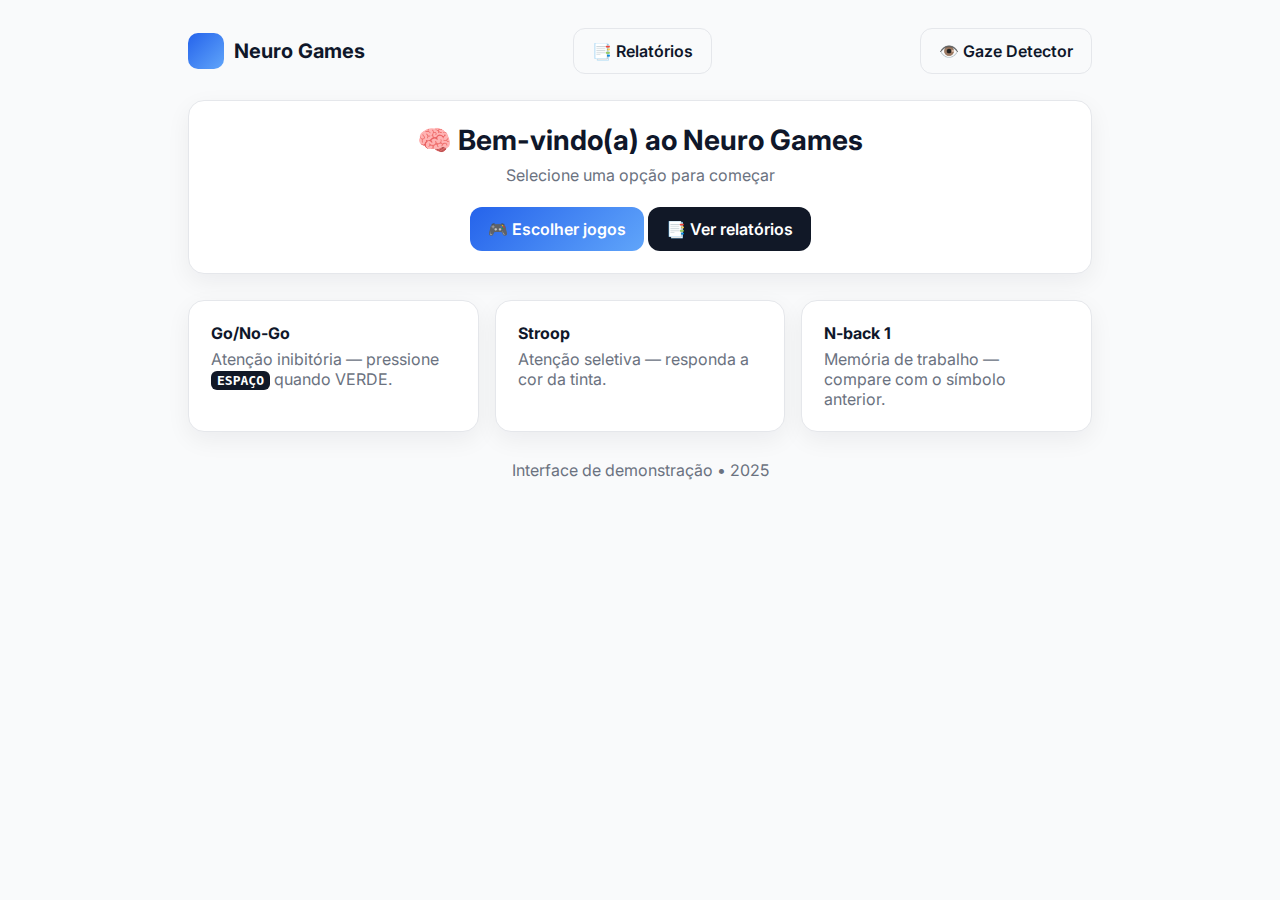
<file: frontend_pro/index.html>
<!DOCTYPE html>
<html lang="pt-br">
<head>
  <meta charset="UTF-8"><meta name="viewport" content="width=device-width, initial-scale=1">
  <title>Neuro Games – Início</title>
  <link rel="stylesheet" href="css/styles.css">
</head>
<body>
  <div class="container">
    <div class="header">
      <div class="brand"><div class="logo"></div><div class="title">Neuro Games</div></div>
      <a href="relatorios.html" class="btn ghost">📑 Relatórios</a>
      <a href="gaze-detector.html" class="btn ghost">👁️ Gaze Detector</a>
    </div>
    <div class="hero card center">
      <h1>🧠 Bem-vindo(a) ao Neuro Games</h1>
      <p>Selecione uma opção para começar</p>
      <div class="spaced">
        <a href="jogos.html" class="btn primary">🎮 Escolher jogos</a>
        <a href="relatorios.html" class="btn secondary">📑 Ver relatórios</a>
      </div>
    </div>
    <div class="cards">
      <div class="card"><div class="title">Go/No-Go</div><p class="desc">Atenção inibitória — pressione <kbd>ESPAÇO</kbd> quando VERDE.</p></div>
      <div class="card"><div class="title">Stroop</div><p class="desc">Atenção seletiva — responda a cor da tinta.</p></div>
      <div class="card"><div class="title">N-back 1</div><p class="desc">Memória de trabalho — compare com o símbolo anterior.</p></div>
    </div>
    <div class="footer">Interface de demonstração • 2025</div>
  </div>
</body>
</html>
</file>
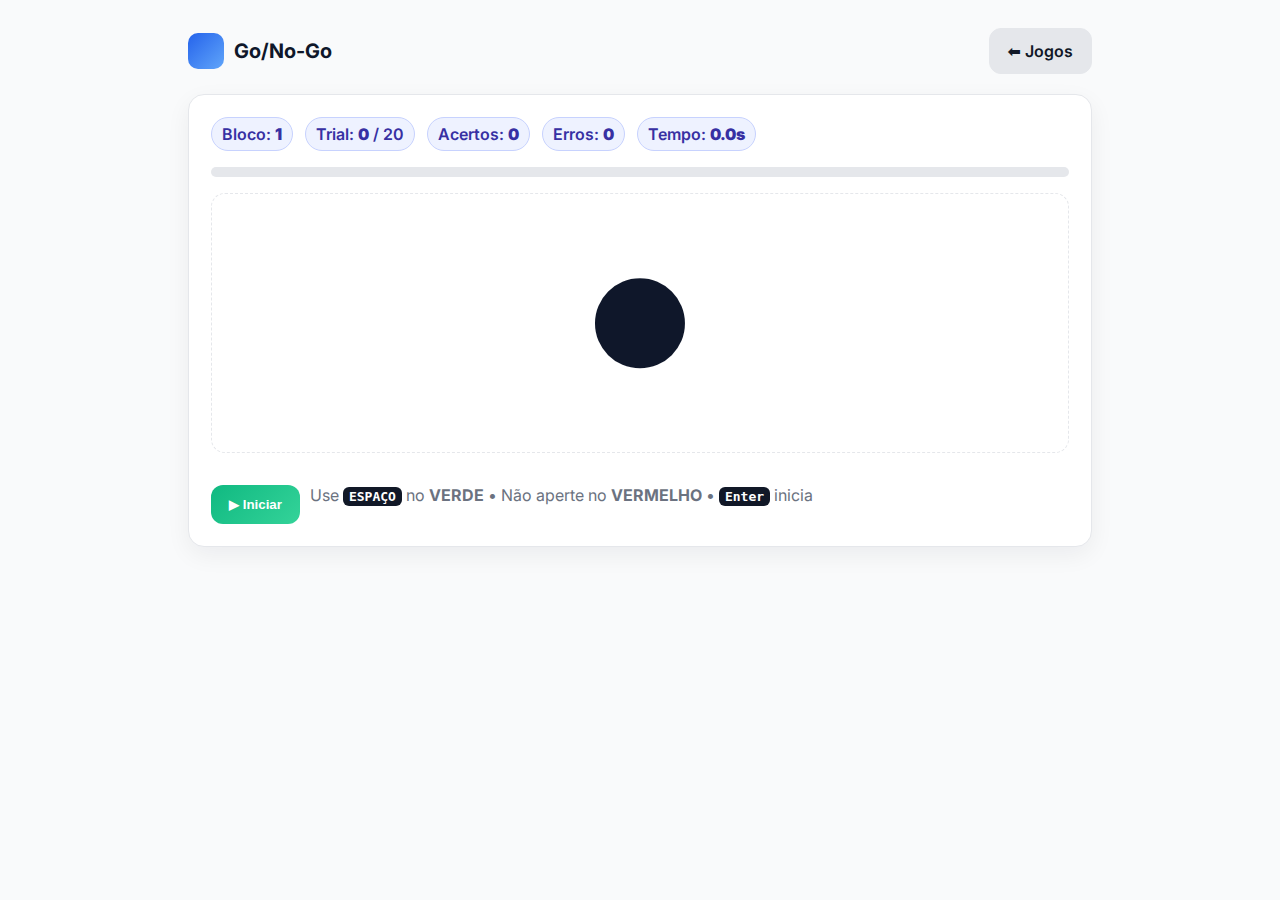
<file: frontend_pro/go_nogo.html>
<!DOCTYPE html>
<html lang="pt-br">
<head>
  <meta charset="UTF-8" />
  <meta name="viewport" content="width=device-width, initial-scale=1" />
  <title>Go/No-Go</title>
  <link rel="stylesheet" href="css/styles.css" />
  <script defer>
  // ========= Utils =========
  const $ = (id)=>document.getElementById(id);
  function pushHistory(gameKey, sess){
    const key = 'history_'+gameKey;
    let arr = [];
    try { arr = JSON.parse(localStorage.getItem(key) || '[]'); } catch(e){ arr = []; }
    arr.push(sess);
    if (arr.length > 5) arr = arr.slice(arr.length - 5); // mantém 5 últimas
    localStorage.setItem(key, JSON.stringify(arr));
  }

  // ========= Config =========
  const TRIALS = 20;   // nº de trials
  const STIM_MS = 800; // janela para responder (ms)
  const GAP_MS  = 400; // intervalo entre trials (ms)

  // ========= Estado =========
  let running = false;
  let trial = 0, hits = 0, errors = 0, block = 1;
  let isGo = false;          // tipo do trial atual
  let allowRespond = false;  // janela aberta para responder
  let timerId = null, trialEndsAt = 0;

  function resetHUD(){
    $('hudBlock').textContent = String(block);
    $('hudTrial').textContent = '0';
    $('hudHits').textContent  = '0';
    $('hudErr').textContent   = '0';
    $('bar').style.width = '0%';
    $('feedback').textContent = '';
    $('timerG').textContent = '0.0s';
  }

  function startGame(){
    if (running) return;
    running = true;
    trial = 0; hits = 0; errors = 0; block = 1;
    resetHUD();
    nextTrial();
  }

  function nextTrial(){
    if (timerId){ clearInterval(timerId); timerId = null; }

    trial++;
    $('hudTrial').textContent = String(trial);
    $('bar').style.width = Math.min(100, ((trial-1)/TRIALS*100)) + '%';
    $('feedback').textContent = '';

    if (trial > TRIALS){
      finish();
      return;
    }

    // sorteia trial
    isGo = Math.random() < 0.7;

    // pinta o estímulo
    const stimEl = $('stim');
    stimEl.textContent = '●';
    stimEl.style.color = isGo ? '#16a34a' : '#dc2626';
    stimEl.style.opacity = 1;

    // muda sutilmente o fundo da arena
    const STAGE_COLS = ['#ffffff','#f8fafc','#f1f5f9','#fefce8','#f0fdf4','#eff6ff'];
    document.querySelector('.stage').style.background =
      STAGE_COLS[Math.floor(Math.random()*STAGE_COLS.length)];

    // abre janela de resposta
    allowRespond = true;
    const tOn = performance.now();
    trialEndsAt = tOn + STIM_MS;

    // cronômetro
    timerId = setInterval(()=>{
      const left = Math.max(0, trialEndsAt - performance.now());
      $('timerG').textContent = (left/1000).toFixed(1)+'s';
      if (left <= 0){
        clearInterval(timerId); timerId = null;
        closeWindow(); // encerra o trial aplicando a regra correta
      }
    }, 50);
  }

  function closeWindow(){
    const wasOpen = allowRespond;
    allowRespond = false;
    $('stim').style.opacity = 0;

    // regra fim de trial:
    // - Go sem resposta => miss (erro)
    // - No-Go sem resposta => correto (inibição)
    if (wasOpen){
      if (isGo){
        errors++;
        $('feedback').className = 'feedback err';
        $('feedback').textContent = '✖ Erro (perdeu o verde)';
      } else {
        $('feedback').className = 'feedback ok';
        $('feedback').textContent = '✔ Correto (inibição no vermelho)';
      }
      updateHUD();
    }
    setTimeout(nextTrial, GAP_MS);
  }

  function updateHUD(){
    $('hudHits').textContent = String(hits);
    $('hudErr').textContent  = String(errors);
  }

  function finish(){
    running = false;
    $('timerG').textContent = '0.0s';
    $('bar').style.width = '100%';
    $('stim').style.opacity = 0;
    $('feedback').className = 'feedback ok';
    $('feedback').textContent = `✅ Fim! Acertos: ${hits} | Erros: ${errors}`;

    // salva jogada no histórico -> RELATÓRIOS
    pushHistory('gonogo', {
      ts: Date.now(),
      trials: TRIALS,
      hits: hits,
      errors: errors,
      accuracy: (hits / TRIALS) * 100
    });
  }

  // tecla (uma vez só)
  window.addEventListener('keydown', (e)=>{
    if (!running) {
      if (e.key === 'Enter') startGame();
      return;
    }
    if (!allowRespond) return; // fora da janela

    if (e.code === 'Space'){
      allowRespond = false;

      if (isGo){
        hits++;
        $('feedback').className = 'feedback ok';
        $('feedback').textContent = '✔ Acertou!';
      } else {
        errors++;
        $('feedback').className = 'feedback err';
        $('feedback').textContent = '✖ Erro (apertou no vermelho)';
      }
      updateHUD();

      if (timerId){ clearInterval(timerId); timerId = null; }
      $('stim').style.opacity = 0;
      setTimeout(nextTrial, GAP_MS);
    }
  });

  window.addEventListener('DOMContentLoaded', ()=>{
    $('btnStart').onclick = startGame;
  });
  </script>
</head>
<body>
  <div class="container">
    <div class="header">
      <div class="brand"><div class="logo"></div><div class="title">Go/No-Go</div></div>
      <a href="jogos.html" class="btn back">⬅ Jogos</a>
    </div>

    <div class="card game-wrap">
      <div class="hud">
        <span class="badge">Bloco: <b id="hudBlock">1</b></span>
        <span class="badge">Trial: <b id="hudTrial">0</b> / 20</span>
        <span class="badge">Acertos: <b id="hudHits">0</b></span>
        <span class="badge">Erros: <b id="hudErr">0</b></span>
        <span class="badge">Tempo: <b id="timerG">0.0s</b></span>
      </div>

      <div class="progress"><div id="bar" class="bar"></div></div>

      <div class="stage"><div id="stim" class="circle">●</div></div>
      <div class="feedback" id="feedback"></div>

      <div class="controls">
        <button id="btnStart" class="btn green">▶ Iniciar</button>
        <span class="muted">Use <kbd>ESPAÇO</kbd> no <b>VERDE</b> • Não aperte no <b>VERMELHO</b> • <kbd>Enter</kbd> inicia</span>
      </div>
    </div>
  </div>
</body>
</html>
</file>
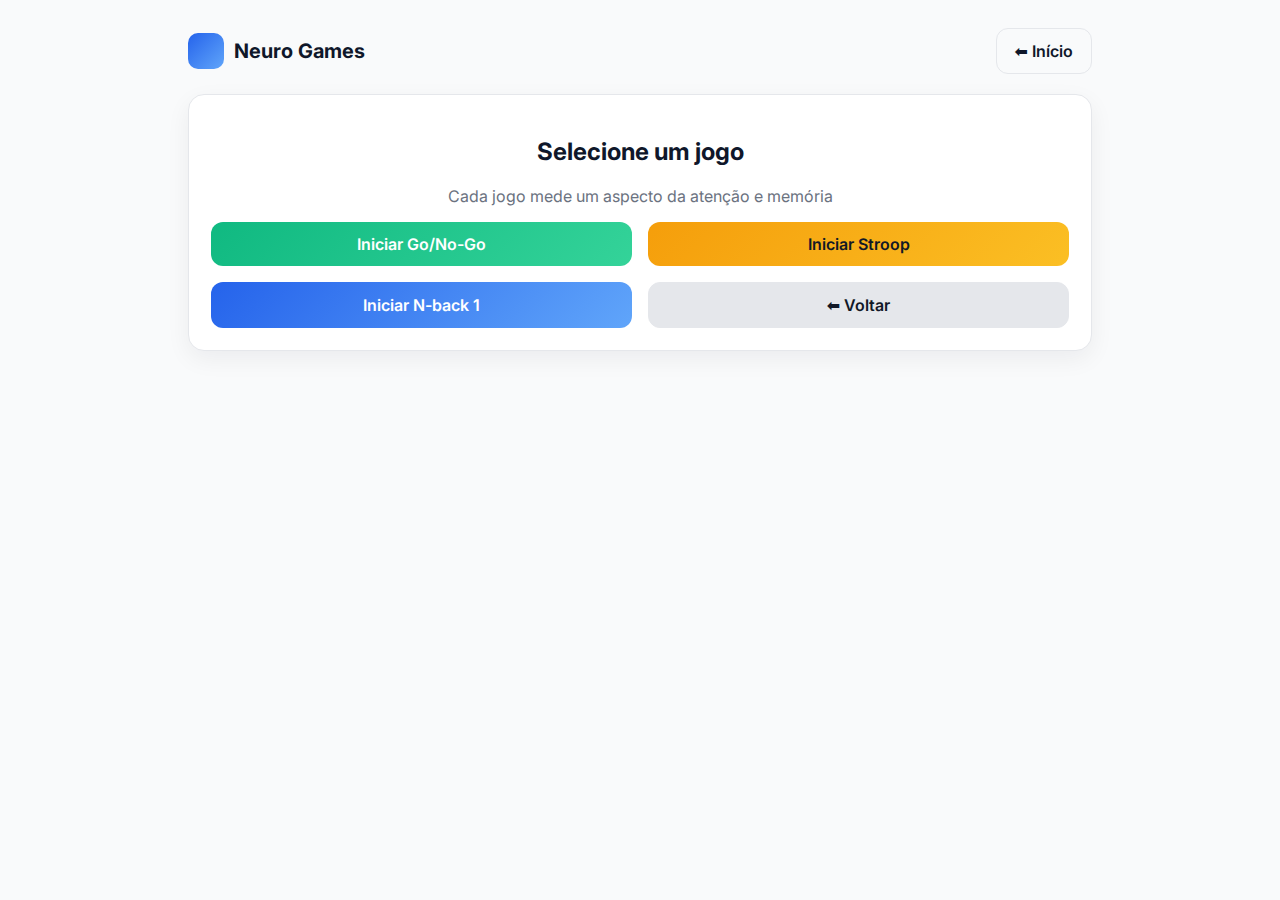
<file: frontend_pro/jogos.html>
<!DOCTYPE html>
<html lang="pt-br">
<head>
  <meta charset="UTF-8"><meta name="viewport" content="width=device-width, initial-scale=1">
  <title>Neuro Games – Jogos</title>
  <link rel="stylesheet" href="css/styles.css">
</head>
<body>
  <div class="container">
    <div class="header">
      <div class="brand"><div class="logo"></div><div class="title">Neuro Games</div></div>
      <a href="index.html" class="btn ghost">⬅ Início</a>
    </div>
    <div class="card center">
      <h2>Selecione um jogo</h2><p class="muted">Cada jogo mede um aspecto da atenção e memória</p>
      <div class="spaced"></div>
      <div class="grid">
        <a class="btn green" href="go_nogo.html">Iniciar Go/No-Go</a>
        <a class="btn yellow" href="stroop.html">Iniciar Stroop</a>
        <a class="btn blue" href="nback.html">Iniciar N-back 1</a>
        <a class="btn back" href="index.html">⬅ Voltar</a>
      </div>
    </div>
  </div>
</body>
</html>
</file>
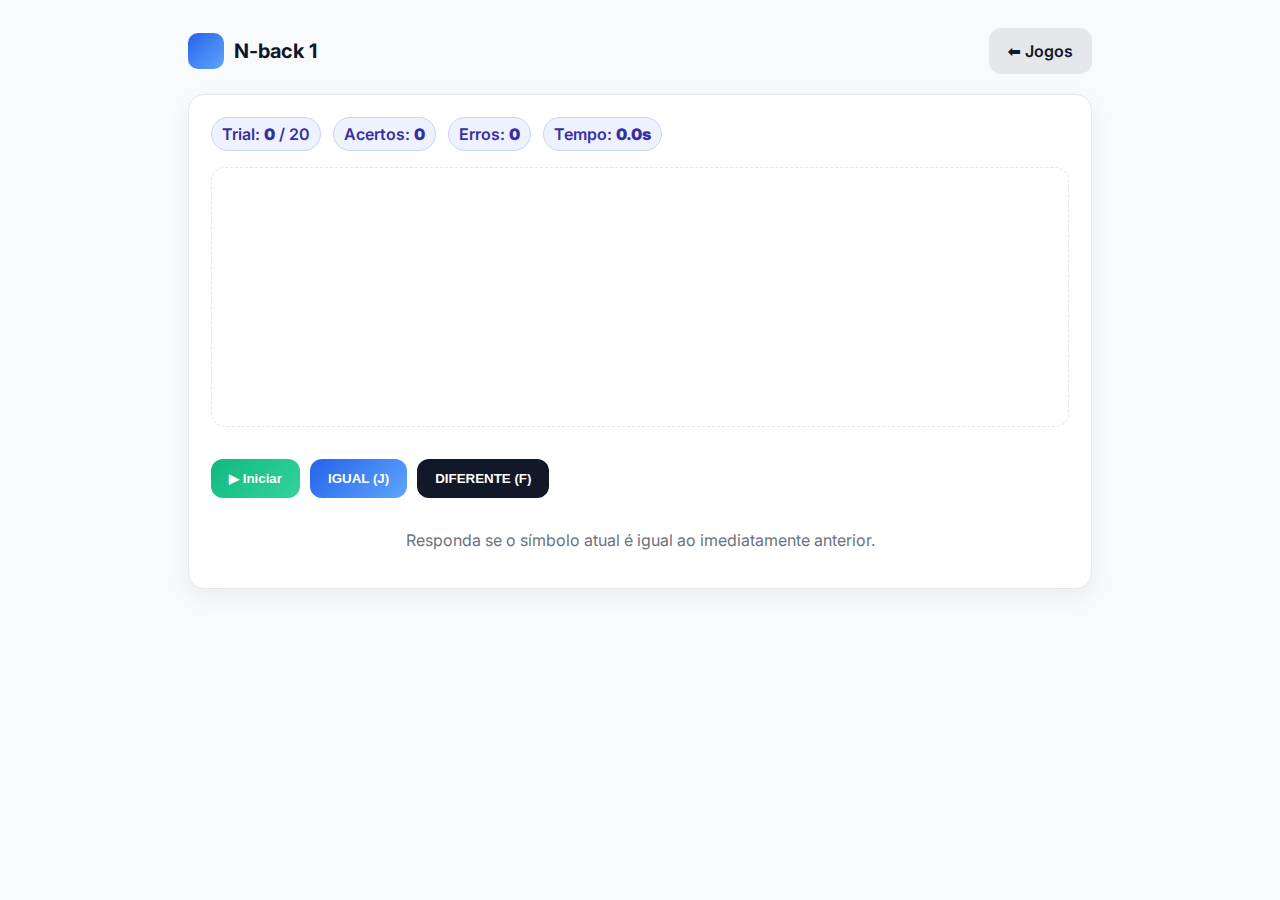
<file: frontend_pro/nback.html>
<!DOCTYPE html>
<html lang="pt-br">
<head>
  <meta charset="UTF-8" />
  <meta name="viewport" content="width=device-width, initial-scale=1" />
  <title>N-back 1</title>
  <link rel="stylesheet" href="css/styles.css" />
  <script defer>
  /* ===== Utils ===== */
  const $ = (id)=>document.getElementById(id);
  function pushHistory(gameKey, sess){
    const key = 'history_'+gameKey;
    let arr = [];
    try { arr = JSON.parse(localStorage.getItem(key) || '[]'); } catch(e){ arr = []; }
    arr.push(sess);
    if (arr.length > 5) arr = arr.slice(arr.length - 5);
    localStorage.setItem(key, JSON.stringify(arr));
  }

  /* ===== Config ===== */
  const SYMS   = ['▲','■','●','★'];
  const PAL    = ['#dc2626','#2563eb','#16a34a','#f59e0b','#111827'];
  const TRIALS = 20;
  const TRIAL_MS = 2000;
  const GAP_MS   = 200;

  /* ===== Estado ===== */
  let last = null;
  let trial = 0, hits = 0, errors = 0;
  let countdownId = null, trialEndsAt = 0;
  let running = false, lockInputs = false;
  let currentShown = null, currentIsMatch = false;

  const setBtnsEnabled = (on)=>{
    $('btnIgual').disabled = !on;
    $('btnDif').disabled   = !on;
  };

  function startN(){
    if (running) return;
    running = true;
    trial = 0; hits = 0; errors = 0; last = null;
    $('feedback').textContent = '';
    $('trial').textContent = '0';
    $('hits').textContent = '0';
    $('err').textContent = '0';
    $('sym').textContent = '';
    setBtnsEnabled(true);
    next();
  }

  function next(){
    if (countdownId) { clearInterval(countdownId); countdownId = null; }
    lockInputs = true;

    trial++;
    if (trial > TRIALS){ finish(); return; }

    const candidate = SYMS[Math.floor(Math.random()*SYMS.length)];
    const tryMatch = (last !== null && Math.random() < 0.30);
    const shown = tryMatch ? last : candidate;

    // cor aleatória cada trial
    const color = PAL[Math.floor(Math.random()*PAL.length)];
    const symEl = $('sym');
    symEl.style.color = color;
    symEl.textContent = shown;

    currentShown = shown;
    currentIsMatch = (shown === last);

    $('trial').textContent = String(trial);
    $('hits').textContent  = String(hits);
    $('err').textContent   = String(errors);

    lockInputs = false;
    trialEndsAt = performance.now() + TRIAL_MS;
    countdownId = setInterval(()=>{
      const left = Math.max(0, trialEndsAt - performance.now());
      $('timerN').textContent = (left/1000).toFixed(1)+'s';
      if (left <= 0){
        clearInterval(countdownId); countdownId = null;
        lockInputs = true;
        errors++; flash('err');
        last = shown;
        setTimeout(next, GAP_MS);
      }
    }, 50);

    $('btnIgual').onclick = ()=>pick('igual');
    $('btnDif').onclick   = ()=>pick('dif');
  }

  function pick(ans){
    if (!running || lockInputs) return;
    if (!countdownId) return;
    clearInterval(countdownId); countdownId = null;
    lockInputs = true;

    const ok = (ans==='igual' && currentIsMatch) || (ans==='dif' && !currentIsMatch);
    if (ok){ hits++; flash('ok'); } else { errors++; flash('err'); }
    last = currentShown;
    setTimeout(next, GAP_MS);
  }

  function finish(){
    running = false;
    setBtnsEnabled(false);
    $('timerN').textContent = '0.0s';
    $('feedback').className = 'feedback ok';
    $('feedback').textContent = `✅ Fim! Acertos: ${hits} | Erros: ${errors}`;

    pushHistory('nback', {
      ts: Date.now(),
      trials: TRIALS,
      hits: hits,
      errors: errors,
      accuracy: (hits / TRIALS) * 100
    });
  }

  function flash(type){
    const fb = $('feedback');
    fb.className = 'feedback ' + (type==='ok' ? 'ok' : 'err');
    fb.textContent = (type==='ok' ? '✔ Correto' : '✖ Errado');
  }

  // atalhos de teclado
  window.addEventListener('keydown', (e)=>{
    if (e.key === 'Enter' && !running) { startN(); }
    if (!running) return;
    if (e.key === 'j' || e.key === 'J') { $('btnIgual').click(); }
    if (e.key === 'f' || e.key === 'F') { $('btnDif').click(); }
  });

  window.addEventListener('DOMContentLoaded', ()=>{
    setBtnsEnabled(false);
    $('btnStart').onclick = startN;
  });
  </script>
</head>
<body>
  <div class="container">
    <div class="header">
      <div class="brand"><div class="logo"></div><div class="title">N-back 1</div></div>
      <a href="jogos.html" class="btn back">⬅ Jogos</a>
    </div>

    <div class="card game-wrap center">
      <div class="hud">
        <span class="badge">Trial: <b id="trial">0</b> / 20</span>
        <span class="badge">Acertos: <b id="hits">0</b></span>
        <span class="badge">Erros: <b id="err">0</b></span>
        <span class="badge">Tempo: <b id="timerN">0.0s</b></span>
      </div>

      <div class="stage"><div id="sym" class="symbol"></div></div>
      <div class="feedback" id="feedback"></div>

      <div class="controls">
        <button id="btnStart" class="btn green">▶ Iniciar</button>
        <button id="btnIgual" class="btn primary">IGUAL (J)</button>
        <button id="btnDif" class="btn secondary">DIFERENTE (F)</button>
      </div>
      <p class="muted">Responda se o símbolo atual é igual ao imediatamente anterior.</p>
    </div>
  </div>
</body>
</html>
</file>
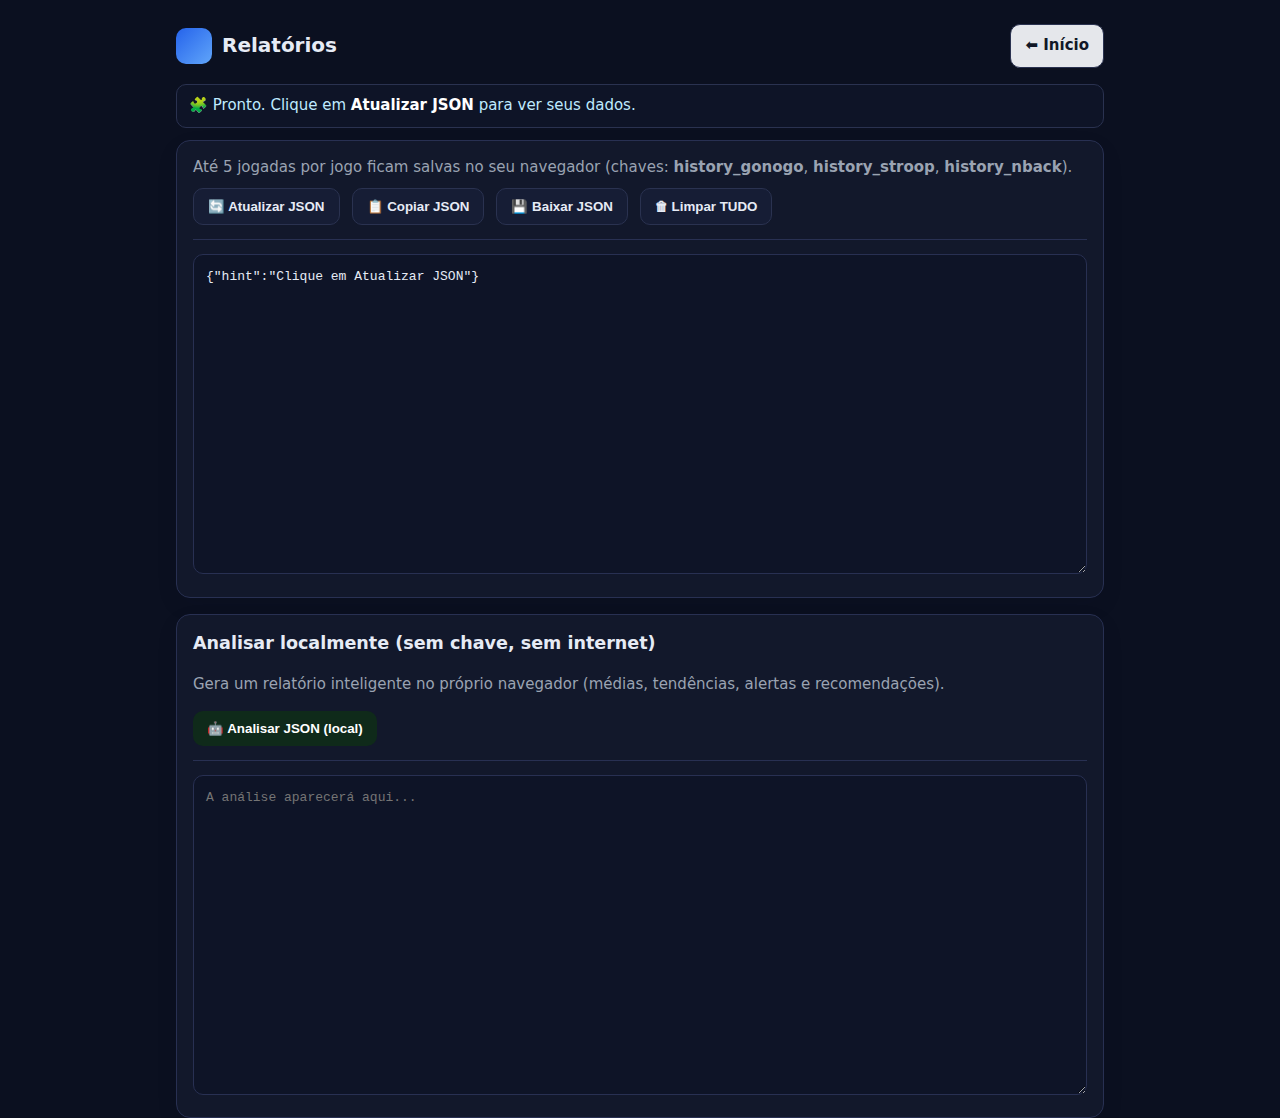
<file: frontend_pro/relatorios.html>
<!DOCTYPE html>
<html lang="pt-br">
<head>
  <meta charset="UTF-8">
  <meta name="viewport" content="width=device-width, initial-scale=1">
  <title>Relatórios (JSON • Análise local)</title>
  <link rel="stylesheet" href="css/styles.css">
  <style>
    :root{--bg:#0b1020;--card:#12182b;--muted:#9aa3b2;--txt:#e6ebf5}
    *{box-sizing:border-box}
    body{margin:0;background:var(--bg);color:var(--txt);font:15px/1.45 system-ui,Segoe UI,Inter,Arial}
    .container{max-width:960px;margin:24px auto;padding:0 16px}
    .header{display:flex;align-items:center;justify-content:space-between;margin-bottom:16px}
    .brand{display:flex;align-items:center;gap:10px}
    .logo{width:28px;height:28px;border-radius:6px;background:linear-gradient(135deg,#7c3aed,#22d3ee)}
    .title{font-weight:700}
    .btn{display:inline-flex;align-items:center;gap:8px;padding:10px 14px;border-radius:10px;border:1px solid #2a3250;background:#161d35;color:#e6ebf5;text-decoration:none;cursor:pointer}
    .btn.green{background:#0f2a1a;border-color:#1d7a47}
    .card{background:var(--card);border:1px solid #283052;border-radius:14px;padding:16px;margin-bottom:16px}
    .row{display:flex;gap:12px;flex-wrap:wrap}
    .muted{color:var(--muted)}
    .status{margin:12px 0;padding:10px 12px;border:1px solid #2a3250;border-radius:10px;background:#0e1427;color:#bfeaff}
    .status b{color:#fff}
    textarea.jsonbox{width:100%;min-height:320px;background:#0e1427;border:1px solid #283052;border-radius:10px;color:#e6ebf5;padding:12px;font:13px/1.5 ui-monospace,Consolas,Menlo,monospace;resize:vertical}
    .sep{height:1px;background:#283052;margin:14px 0}
  </style>
</head>
<body>
  <div class="container">
    <div class="header">
      <div class="brand"><div class="logo"></div><div class="title">Relatórios</div></div>
      <a href="index.html" class="btn back">⬅ Início</a>
    </div>

    <div id="status" class="status">🧩 Pronto. Clique em <b>Atualizar JSON</b> para ver seus dados.</div>

    <div class="card">
      <div class="row">
        <span class="muted">Até 5 jogadas por jogo ficam salvas no seu navegador (chaves: <b>history_gonogo</b>, <b>history_stroop</b>, <b>history_nback</b>).</span>
      </div>
      <div class="row" style="margin-top:10px">
        <button id="btnRefresh" class="btn">🔄 Atualizar JSON</button>
        <button id="btnCopy" class="btn">📋 Copiar JSON</button>
        <button id="btnDownload" class="btn">💾 Baixar JSON</button>
        <button id="btnClearAll" class="btn">🗑 Limpar TUDO</button>
      </div>
      <div class="sep"></div>
      <textarea id="jsonBox" class="jsonbox" readonly>{"hint":"Clique em Atualizar JSON"}</textarea>
    </div>

    <div class="card">
      <h3 style="margin-top:0">Analisar localmente (sem chave, sem internet)</h3>
      <p class="muted">Gera um relatório inteligente no próprio navegador (médias, tendências, alertas e recomendações).</p>
      <div class="row">
        <button id="btnAnalyzeLocal" class="btn green">🤖 Analisar JSON (local)</button>
      </div>
      <div class="sep"></div>
      <textarea id="aiOut" class="jsonbox" placeholder="A análise aparecerá aqui..."></textarea>
    </div>
  </div>

  <script>
    // ===== Jogos / storage =====
    var GAMES = [{key:'gonogo',label:'Go/No-Go'},{key:'stroop',label:'Stroop'},{key:'nback',label:'N-Back 1'}];
    function $(id){ return document.getElementById(id); }
    function setStatus(html){ $('status').innerHTML = html; }
    function loadHist(key){ var raw = localStorage.getItem('history_'+key); try { return raw ? JSON.parse(raw) : []; } catch(e){ return []; } }
    function clearAll(){ for (var i=0;i<GAMES.length;i++){ localStorage.removeItem('history_'+GAMES[i].key); } }

    // ===== Monta JSON =====
    function buildJSON(){
      var out = { version:"1.0", generatedAt:new Date().toISOString(), games:{} };
      for (var i=0;i<GAMES.length;i++){ out.games[GAMES[i].key] = loadHist(GAMES[i].key); }
      return out;
    }

    // ===== UI JSON =====
    function refreshJSON(){
      $('jsonBox').value = JSON.stringify(buildJSON(), null, 2);
      setStatus('✅ JSON atualizado.');
    }
    function copyJSON(){
      var txt = $('jsonBox').value || JSON.stringify(buildJSON(), null, 2);
      navigator.clipboard.writeText(txt).then(function(){ setStatus('📋 JSON copiado.'); },
        function(){ setStatus('⚠ Copie manualmente (permissão de clipboard?).'); });
    }
    function downloadJSON(){
      var data = $('jsonBox').value || JSON.stringify(buildJSON(), null, 2);
      var blob = new Blob([data], {type:'application/json'});
      var url = URL.createObjectURL(blob);
      var a = document.createElement('a'); a.href=url; a.download='neuro_reports.json';
      document.body.appendChild(a); a.click(); a.remove(); URL.revokeObjectURL(url);
      setStatus('💾 Baixado: neuro_reports.json');
    }

    // ===== “IA” local (sem API) =====
    function mean(arr){ if(!arr.length) return 0; var s=0; for(var i=0;i<arr.length;i++) s+=arr[i]; return s/arr.length; }
    function trend(arr){ // retorna ↑ ↓ → comparando média últimas 3 vs anteriores
      if(arr.length<2) return '→';
      var k=Math.min(3,arr.length); 
      var recent=arr.slice(-k); var prev=arr.slice(0,arr.length-k);
      if(prev.length===0) return '→';
      var mR=mean(recent), mP=mean(prev);
      var diff=mR-mP, rel=Math.abs(diff)/Math.max(1,mP);
      if(diff>0 && rel>0.05) return '↑'; // +5%
      if(diff<0 && rel>0.05) return '↓';
      return '→';
    }
    function safePct(x){ return (Math.round(x*10)/10).toFixed(1) + '%'; }

    function analyzeLocally(){
      // garante JSON
      var raw = $('jsonBox').value;
      if(!raw || raw.indexOf('"games"')===-1){ raw = JSON.stringify(buildJSON(), null, 2); $('jsonBox').value = raw; }
      var data; try{ data = JSON.parse(raw); }catch(e){ $('aiOut').value = 'JSON inválido.'; return; }

      var lines = [];
      lines.push('🧠 Relatório (análise local, sem IA na nuvem)');
      lines.push('Gerado em: '+new Date().toLocaleString());
      lines.push('');

      function blockForGame(key, label){
        var arr = (data.games && data.games[key]) ? data.games[key] : [];
        lines.push('## '+label);
        if(!arr.length){ lines.push('Sem jogadas registradas.'); lines.push(''); return; }

        // ordenar por ts ascendente
        arr = arr.slice().sort(function(a,b){ return a.ts - b.ts; });

        // métricas por sessão
        var accs = arr.map(function(s){ return (s.hits / Math.max(1,s.trials)) * 100; });
        var errs = arr.map(function(s){ return s.errors || 0; });
        var hits = arr.map(function(s){ return s.hits || 0; });

        var accMean = mean(accs);
        var errMean = mean(errs);
        var hitMean = mean(hits);

        var tAcc = trend(accs);
        var tErr = trend(errs.map(function(x){return -x;})); // menos erros = melhor
        var tHit = trend(hits);

        lines.push('Jogadas analisadas: '+arr.length);
        lines.push('Acurácia média: '+safePct(accMean));
        lines.push('Erros médios: '+(Math.round(errMean*10)/10));
        lines.push('Acertos médios: '+(Math.round(hitMean*10)/10));
        lines.push('Tendências — Acurácia: '+tAcc+' | Erros: '+tErr+' | Acertos: '+tHit);

        // alertas simples
        var last = arr[arr.length-1];
        var lastAcc = (last.hits/Math.max(1,last.trials))*100;
        var alertas = [];
        if(lastAcc < 60) alertas.push('queda de desempenho na última sessão (<60% de acurácia)');
        if(errMean > (last.trials*0.4)) alertas.push('muitos erros em média');
        if(arr.length>=5 && tAcc==='↓') alertas.push('tendência de queda nas últimas sessões');

        if(alertas.length){
          lines.push('⚠ Alertas: '+alertas.join(' · '));
        } else {
          lines.push('✅ Sem alertas relevantes.');
        }

        // recomendações heurísticas
        var recs = [];
        // duração ideal (baseada em 20 trials padrão do Go/No-Go)
        if(accMean < 70) recs.push('fazer sessões mais curtas e frequentes (ex.: 2×10 min)');
        else recs.push('manter volume atual com pausas curtas (2–3 min a cada 10–15 min)');
        if(tAcc==='↓') recs.push('reduzir distrações e aumentar intervalo entre blocos');
        if(tErr==='↓') recs.push('progredir gradualmente a dificuldade');
        if(recs.length) lines.push('💡 Recomendações: '+recs.join(' · '));

        lines.push('');
      }

      blockForGame('gonogo','Go/No-Go');
      blockForGame('stroop','Stroop');
      blockForGame('nback','N-Back 1');

      $('aiOut').value = lines.join('\n');
      setStatus('✅ Análise local pronta.');
    }

    // ===== init =====
    window.addEventListener('DOMContentLoaded', function(){
      $('btnRefresh').onclick  = refreshJSON;
      $('btnCopy').onclick     = copyJSON;
      $('btnDownload').onclick = downloadJSON;
      $('btnClearAll').onclick = function(){ clearAll(); refreshJSON(); setStatus('🗑 Histórico limpo.'); };
      $('btnAnalyzeLocal').onclick = analyzeLocally;
    });
  </script>
</body>
</html>
</file>
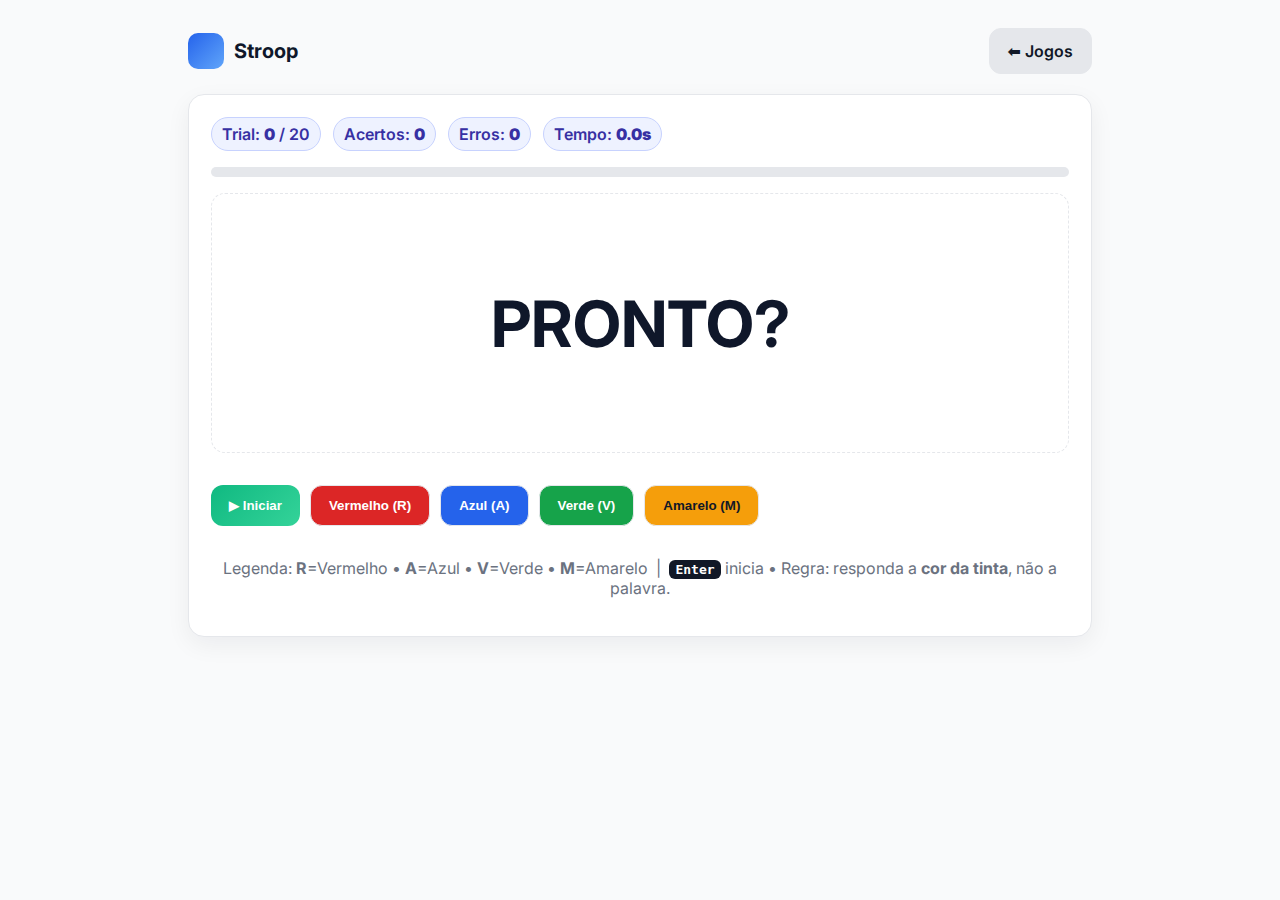
<file: frontend_pro/stroop.html>
<!DOCTYPE html>
<html lang="pt-br">
<head>
  <meta charset="UTF-8" />
  <meta name="viewport" content="width=device-width, initial-scale=1" />
  <title>Stroop</title>
  <link rel="stylesheet" href="css/styles.css" />
  <script defer>
  // ===================== Utils =====================
  const $ = (id)=>document.getElementById(id);
  function pushHistory(gameKey, sess){
    const key = 'history_'+gameKey;
    let arr = [];
    try { arr = JSON.parse(localStorage.getItem(key) || '[]'); } catch(e){ arr = []; }
    arr.push(sess);
    if (arr.length > 5) arr = arr.slice(arr.length - 5);
    localStorage.setItem(key, JSON.stringify(arr));
  }

  // ===================== Config =====================
  const COLORS = [
    { key:'R', name:'vermelho', css:'#dc2626', id:'btnR', label:'Vermelho' },
    { key:'A', name:'azul',     css:'#2563eb', id:'btnA', label:'Azul'     },
    { key:'V', name:'verde',    css:'#16a34a', id:'btnV', label:'Verde'    },
    { key:'M', name:'amarelo',  css:'#f59e0b', id:'btnM', label:'Amarelo'  }
  ];
  const TRIALS = 20;
  const MAX_RESP_MS = 2500; // tempo máximo por trial
  const GAP_MS = 200;

  // ===================== Estado =====================
  let running = false;
  let trial = 0, hits = 0, errors = 0;
  let countdownId = null, trialEndsAt = 0;
  let lockInputs = false;
  let currentColorCss = ''; // cor correta do trial

  const setBtnsEnabled = (on)=>{
    for (const c of COLORS) $(c.id).disabled = !on;
  };

  function startStroop(){
    if (running) return;
    running = true;
    trial = 0; hits = 0; errors = 0;
    $('feedback').textContent = '';
    $('trial').textContent = '0';
    $('hits').textContent = '0';
    $('err').textContent = '0';
    $('bar').style.width = '0%';
    setBtnsEnabled(true);
    nextTrial();
  }

  function nextTrial(){
    if (countdownId){ clearInterval(countdownId); countdownId = null; }

    trial++;
    if (trial > TRIALS){ finish(); return; }

    const wordObj = COLORS[Math.floor(Math.random()*COLORS.length)];
    const inkObj  = COLORS[Math.floor(Math.random()*COLORS.length)];

    const wordEl = $('word');
    wordEl.textContent = wordObj.name.toUpperCase();
    wordEl.style.color = inkObj.css;
    currentColorCss = inkObj.css;

    $('trial').textContent = String(trial);
    $('hits').textContent  = String(hits);
    $('err').textContent   = String(errors);
    $('bar').style.width = ((trial-1)/TRIALS*100)+'%';
    $('feedback').textContent = '';

    lockInputs = false;
    trialEndsAt = performance.now() + MAX_RESP_MS;
    countdownId = setInterval(()=>{
      const left = Math.max(0, trialEndsAt - performance.now());
      $('timerS').textContent = (left/1000).toFixed(1)+'s';
      if (left <= 0){
        clearInterval(countdownId); countdownId = null;
        lockInputs = true;
        errors++; flash('err');
        setTimeout(nextTrial, GAP_MS);
      }
    }, 50);
  }

  function answer(colorCss){
    if (!running || lockInputs) return;
    if (!countdownId) return;
    clearInterval(countdownId); countdownId = null;
    lockInputs = true;

    const ok = (colorCss === currentColorCss);
    if (ok){ hits++; flash('ok'); } else { errors++; flash('err'); }
    setTimeout(nextTrial, GAP_MS);
  }

  function finish(){
    running = false;
    setBtnsEnabled(false);
    $('timerS').textContent = '0.0s';
    $('bar').style.width = '100%';
    $('feedback').className = 'feedback ok';
    $('feedback').textContent = `✅ Fim! Acertos: ${hits} | Erros: ${errors}`;

    pushHistory('stroop', {
      ts: Date.now(),
      trials: TRIALS,
      hits: hits,
      errors: errors,
      accuracy: (hits / TRIALS) * 100
    });
  }

  function flash(type){
    const fb = $('feedback');
    fb.className = 'feedback ' + (type==='ok' ? 'ok' : 'err');
    fb.textContent = (type==='ok' ? '✔ Correto' : '✖ Errado');
  }

  window.addEventListener('keydown', (e)=>{
    if (e.key === 'Enter' && !running) { startStroop(); }
    if (!running || lockInputs) return;
    const k = e.key.toLowerCase();
    if (k === 'r') $('btnR').click();
    if (k === 'a') $('btnA').click();
    if (k === 'v') $('btnV').click();
    if (k === 'm') $('btnM').click();
  });

  window.addEventListener('DOMContentLoaded', ()=>{
    setBtnsEnabled(false);
    $('btnStart').onclick = startStroop;
    for (const c of COLORS){
      $(c.id).onclick = ()=>answer(c.css);
    }
  });
  </script>
</head>
<body>
  <div class="container">
    <div class="header">
      <div class="brand"><div class="logo"></div><div class="title">Stroop</div></div>
      <a href="jogos.html" class="btn back">⬅ Jogos</a>
    </div>

    <div class="card game-wrap center">
      <div class="hud">
        <span class="badge">Trial: <b id="trial">0</b> / 20</span>
        <span class="badge">Acertos: <b id="hits">0</b></span>
        <span class="badge">Erros: <b id="err">0</b></span>
        <span class="badge">Tempo: <b id="timerS">0.0s</b></span>
      </div>

      <div class="progress"><div id="bar" class="bar"></div></div>

      <div class="stage"><div id="word" class="word">PRONTO?</div></div>
      <div class="feedback" id="feedback"></div>

      <div class="controls">
        <button id="btnStart" class="btn green">▶ Iniciar</button>
        <button id="btnR" class="btn" style="background:#dc2626;color:#fff">Vermelho (R)</button>
        <button id="btnA" class="btn" style="background:#2563eb;color:#fff">Azul (A)</button>
        <button id="btnV" class="btn" style="background:#16a34a;color:#fff">Verde (V)</button>
        <button id="btnM" class="btn" style="background:#f59e0b;color:#111827">Amarelo (M)</button>
      </div>

      <p class="muted">
        Legenda: <b>R</b>=Vermelho • <b>A</b>=Azul • <b>V</b>=Verde • <b>M</b>=Amarelo &nbsp;|&nbsp;
        <kbd>Enter</kbd> inicia • Regra: responda a <b>cor da tinta</b>, não a palavra.
      </p>
    </div>
  </div>
</body>
</html>
</file>
<file: frontend_pro/css/styles.css>
@import url('https://fonts.googleapis.com/css2?family=Inter:wght@400;600;700&display=swap');
:root{
  --bg:#f9fafb; --fg:#0f172a; --muted:#6b7280;
  --primary:#2563eb; --primary-2:#1d4ed8;
  --green:#16a34a; --red:#dc2626; --yellow:#f59e0b; --blue:#2563eb;
  --card:#ffffff; --border:#e5e7eb; --shadow:0 8px 24px rgba(15,23,42,.06);
}
*{box-sizing:border-box} html,body{height:100%}
body{margin:0; font-family:Inter,system-ui,Arial,Segoe UI,sans-serif;background:var(--bg); color:var(--fg); -webkit-font-smoothing:antialiased; -moz-osx-font-smoothing:grayscale;}
.container{max-width:960px;margin:0 auto;padding:28px}
.header{display:flex;align-items:center;justify-content:space-between;margin-bottom:20px}
.brand{display:flex;gap:10px;align-items:center}
.brand .logo{width:36px;height:36px;border-radius:10px;background:linear-gradient(135deg,var(--primary),#60a5fa)}
.brand .title{font-weight:700;font-size:20px}
.card{background:var(--card);border:1px solid var(--border);border-radius:16px;box-shadow:var(--shadow);padding:22px}
.grid{display:grid;grid-template-columns:repeat(2,1fr);gap:16px}
.btn{display:inline-flex;align-items:center;justify-content:center;padding:12px 18px;border-radius:12px;border:1px solid var(--border);background:var(--card); text-decoration:none; color:var(--fg); font-weight:600; transition:all .2s ease; cursor:pointer;}
.btn:hover{transform:translateY(-2px);box-shadow:0 10px 24px rgba(15,23,42,.08)}
.btn.primary{background:linear-gradient(135deg,var(--primary),#60a5fa);border:none;color:#fff}
.btn.secondary{background:#111827;color:#fff;border:none}
.btn.ghost{background:transparent}
.btn.green{background:linear-gradient(135deg,#10b981,#34d399);border:none;color:#fff}
.btn.yellow{background:linear-gradient(135deg,#f59e0b,#fbbf24);border:none;color:#111827}
.btn.blue{background:linear-gradient(135deg,#2563eb,#60a5fa);border:none;color:#fff}
.btn.back{background:#e5e7eb;color:#111827}
.center{text-align:center}
.muted{color:var(--muted)}
.spaced{margin-top:14px}
.hero{display:flex;flex-direction:column;gap:8px;align-items:center;margin:26px 0}
.hero h1{font-size:28px;margin:0}
.hero p{margin:0;color:var(--muted)}
.cards{display:grid;grid-template-columns:repeat(auto-fit,minmax(260px,1fr));gap:16px;margin-top:16px}
.card .title{font-weight:700;margin-bottom:6px}
.card .desc{color:var(--muted);margin:0}
.game-wrap{display:flex;flex-direction:column;gap:16px}
.hud{display:flex;gap:12px;flex-wrap:wrap}
.badge{padding:6px 10px;border-radius:999px;background:#eef2ff;border:1px solid #c7d2fe;color:#3730a3;font-weight:600}
.stage{height:260px;border:1px dashed var(--border);border-radius:14px;display:flex;align-items:center;justify-content:center;background:#fff}
.circle{font-size:120px;transition:opacity .15s ease}
.word{font-size:64px;font-weight:700;transition:opacity .15s ease}
.symbol{font-size:80px;transition:opacity .15s ease}
.controls{display:flex;gap:10px;flex-wrap:wrap}
.progress{height:10px;background:#e5e7eb;border-radius:999px;overflow:hidden}
.progress .bar{height:100%;width:0;background:linear-gradient(90deg,var(--primary),#60a5fa);transition:width .25s ease}
.feedback{font-weight:700}
.feedback.ok{color:var(--green)} .feedback.err{color:var(--red)}
kbd{background:#111827;color:#fff;border-radius:6px;padding:2px 6px;font-weight:700}
.footer{margin-top:28px;color:var(--muted);text-align:center}
</file>
